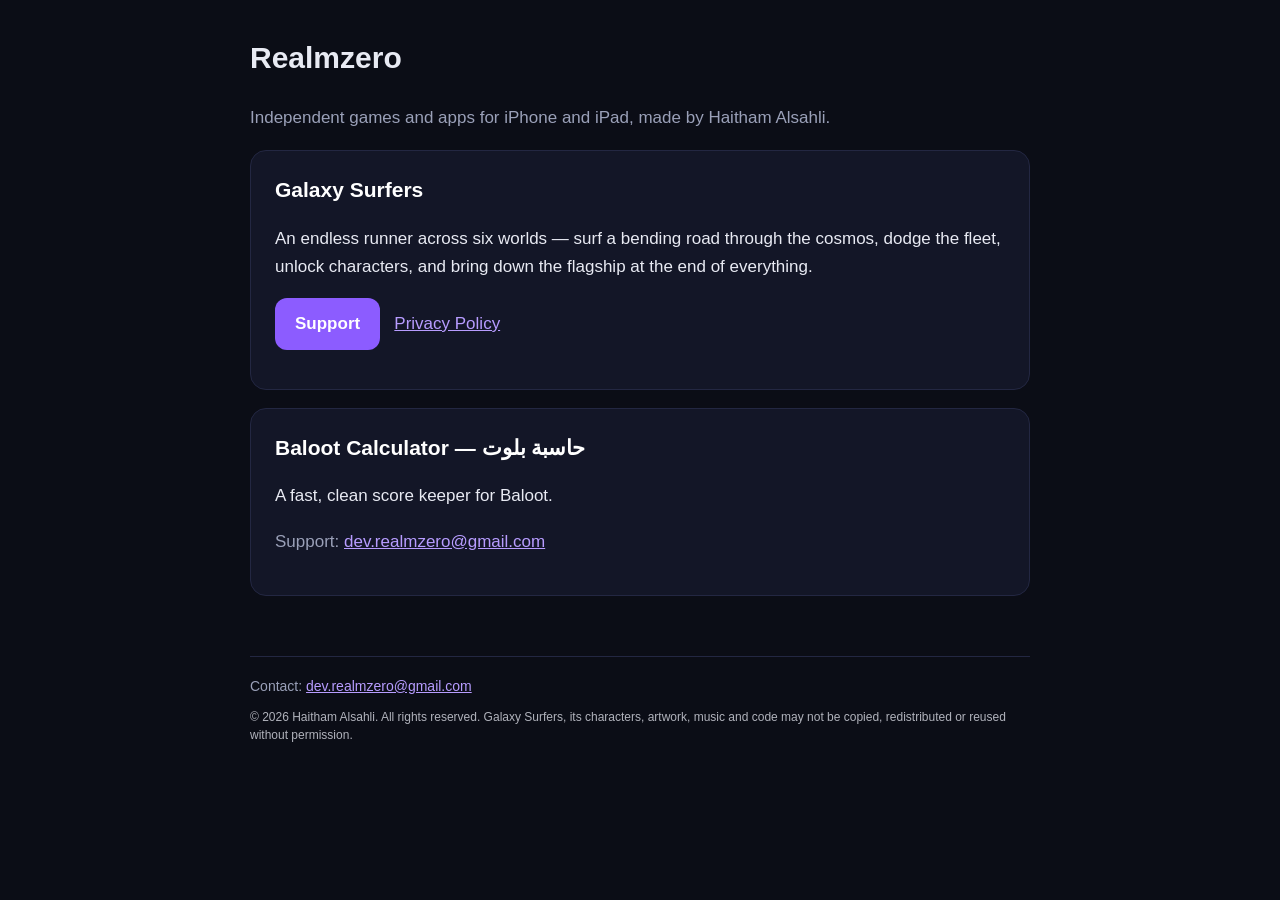
<file: index.html>
<!doctype html><html lang="en"><head><meta charset="utf-8"><meta name="viewport" content="width=device-width,initial-scale=1">
<title>Realmzero — Games & Apps</title><link rel="stylesheet" href="style.css"></head><body><div class="wrap">
<header><h1>Realmzero</h1></header>
<p class="mute">Independent games and apps for iPhone and iPad, made by Haitham Alsahli.</p>
<div class="card"><h2 style="margin-top:0">Galaxy Surfers</h2>
<p>An endless runner across six worlds — surf a bending road through the cosmos, dodge the fleet, unlock characters, and bring down the flagship at the end of everything.</p>
<p><a class="btn" href="galaxy-surfers-support.html">Support</a> &nbsp; <a href="galaxy-surfers-privacy.html">Privacy Policy</a></p></div>
<div class="card"><h2 style="margin-top:0">Baloot Calculator — حاسبة بلوت</h2>
<p>A fast, clean score keeper for Baloot.</p>
<p class="mute">Support: <a href="mailto:dev.realmzero@gmail.com">dev.realmzero@gmail.com</a></p></div>
<footer>Contact: <a href="mailto:dev.realmzero@gmail.com">dev.realmzero@gmail.com</a><p class="legal">© 2026 Haitham Alsahli. All rights reserved. Galaxy Surfers, its characters, artwork, music and code may not be copied, redistributed or reused without permission.</p></footer>
</div></body></html>
</file>
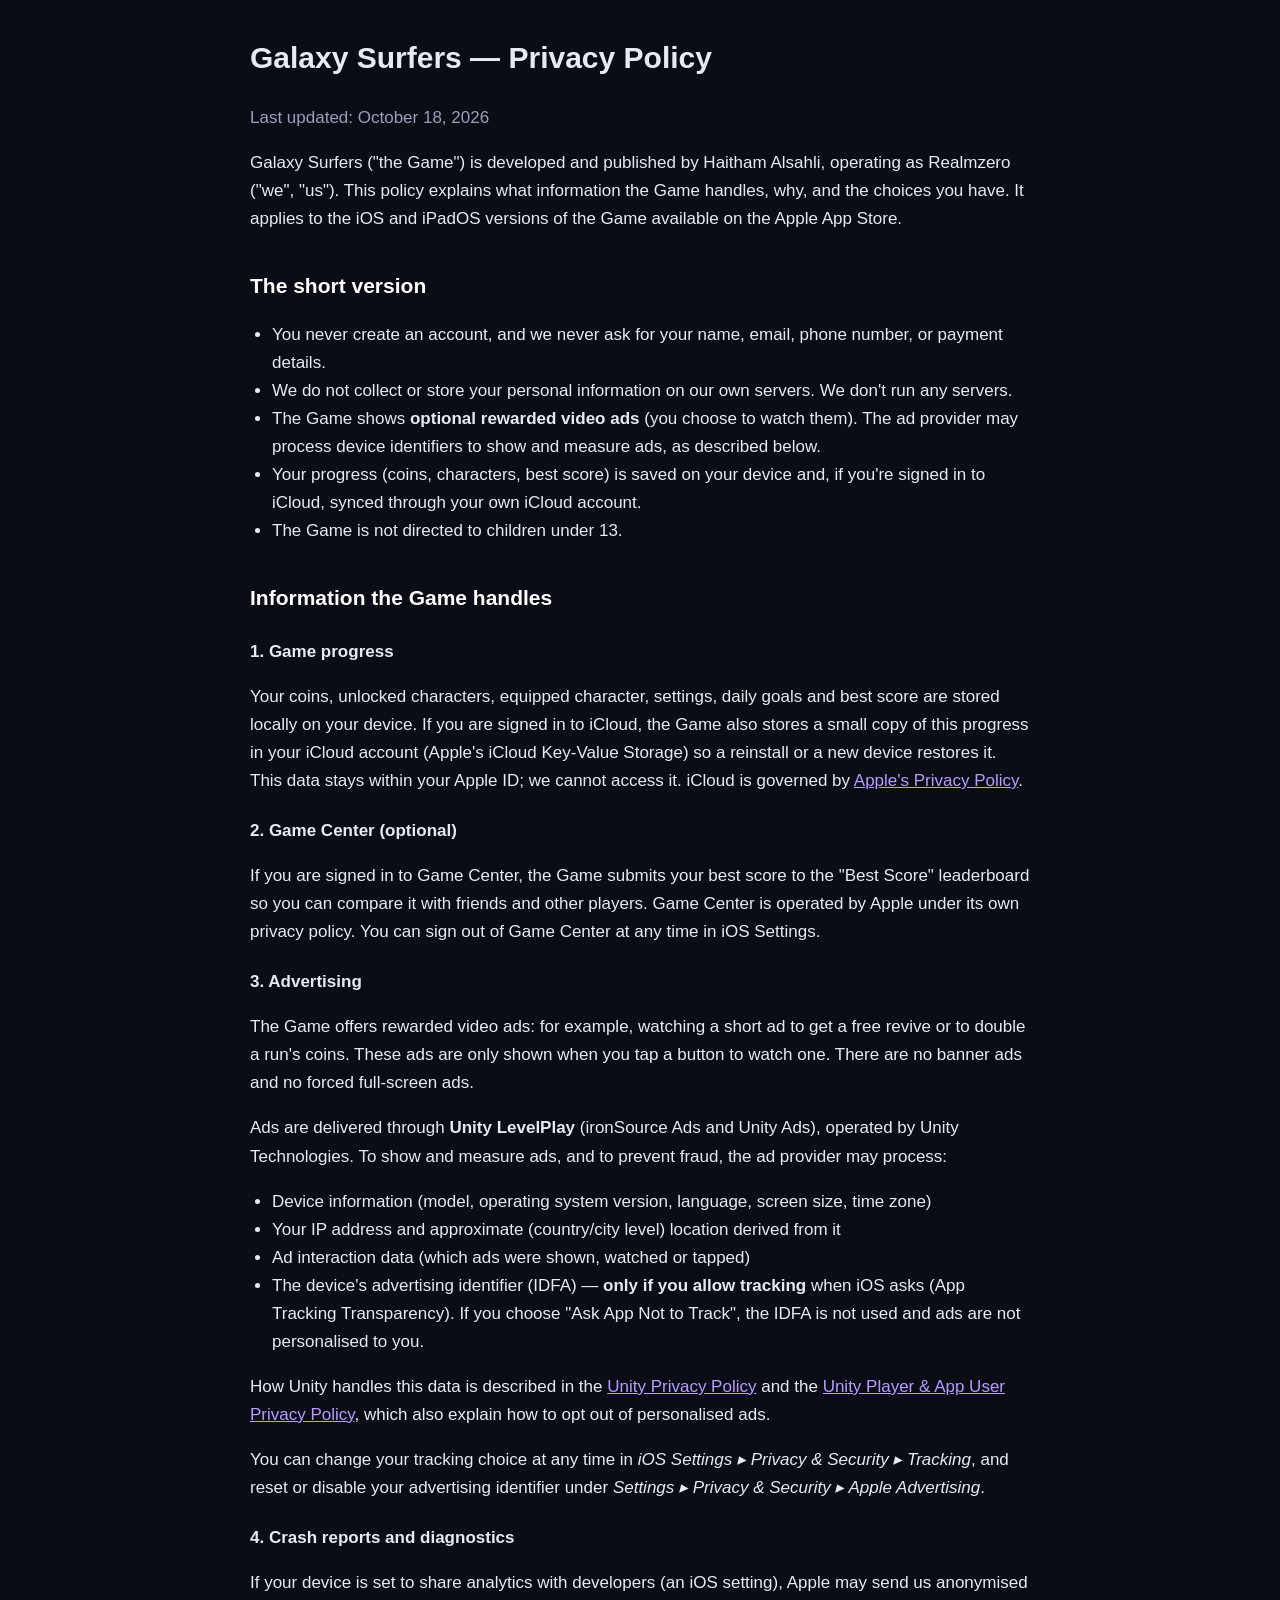
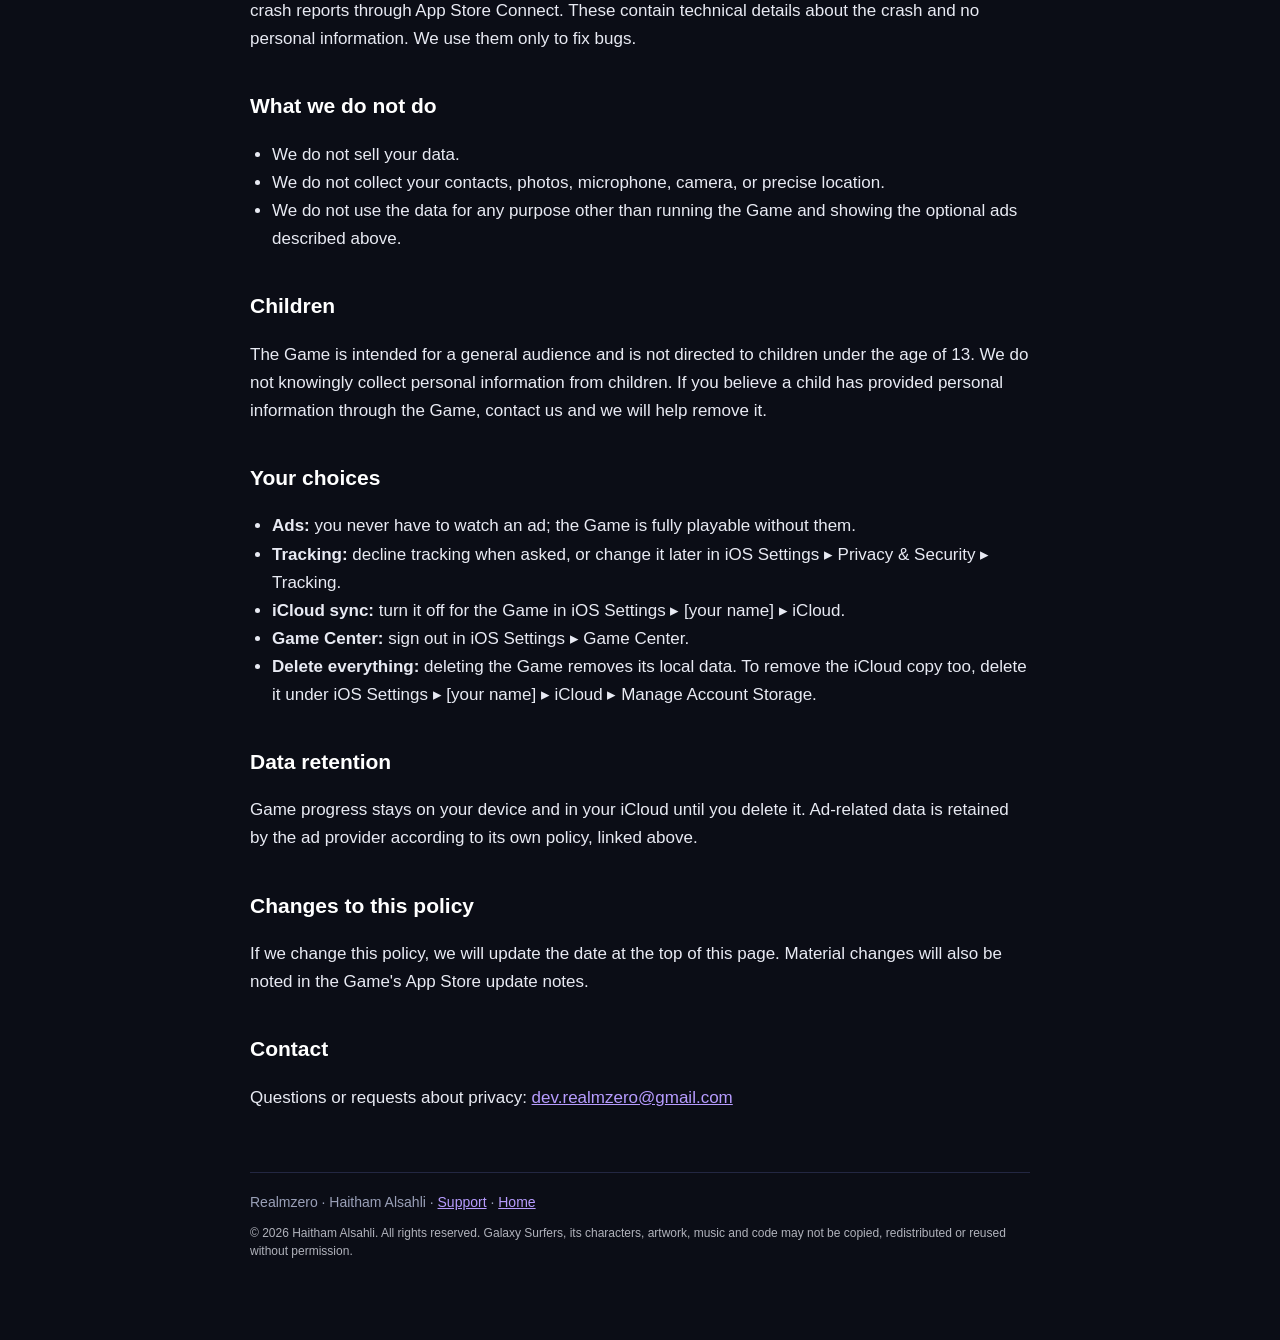
<file: galaxy-surfers-privacy.html>
<!doctype html><html lang="en"><head><meta charset="utf-8"><meta name="viewport" content="width=device-width,initial-scale=1">
<title>Galaxy Surfers — Privacy Policy</title><link rel="stylesheet" href="style.css"></head><body><div class="wrap">
<header><h1>Galaxy Surfers — Privacy Policy</h1></header>
<p class="mute">Last updated: October 18, 2026</p>
<p>Galaxy Surfers ("the Game") is developed and published by Haitham Alsahli, operating as Realmzero ("we", "us"). This policy explains what information the Game handles, why, and the choices you have. It applies to the iOS and iPadOS versions of the Game available on the Apple App Store.</p>

<h2>The short version</h2>
<ul>
<li>You never create an account, and we never ask for your name, email, phone number, or payment details.</li>
<li>We do not collect or store your personal information on our own servers. We don't run any servers.</li>
<li>The Game shows <strong>optional rewarded video ads</strong> (you choose to watch them). The ad provider may process device identifiers to show and measure ads, as described below.</li>
<li>Your progress (coins, characters, best score) is saved on your device and, if you're signed in to iCloud, synced through your own iCloud account.</li>
<li>The Game is not directed to children under 13.</li>
</ul>

<h2>Information the Game handles</h2>
<h3>1. Game progress</h3>
<p>Your coins, unlocked characters, equipped character, settings, daily goals and best score are stored locally on your device. If you are signed in to iCloud, the Game also stores a small copy of this progress in your iCloud account (Apple's iCloud Key-Value Storage) so a reinstall or a new device restores it. This data stays within your Apple ID; we cannot access it. iCloud is governed by <a href="https://www.apple.com/legal/privacy/">Apple's Privacy Policy</a>.</p>

<h3>2. Game Center (optional)</h3>
<p>If you are signed in to Game Center, the Game submits your best score to the "Best Score" leaderboard so you can compare it with friends and other players. Game Center is operated by Apple under its own privacy policy. You can sign out of Game Center at any time in iOS Settings.</p>

<h3>3. Advertising</h3>
<p>The Game offers rewarded video ads: for example, watching a short ad to get a free revive or to double a run's coins. These ads are only shown when you tap a button to watch one. There are no banner ads and no forced full-screen ads.</p>
<p>Ads are delivered through <strong>Unity LevelPlay</strong> (ironSource Ads and Unity Ads), operated by Unity Technologies. To show and measure ads, and to prevent fraud, the ad provider may process:</p>
<ul>
<li>Device information (model, operating system version, language, screen size, time zone)</li>
<li>Your IP address and approximate (country/city level) location derived from it</li>
<li>Ad interaction data (which ads were shown, watched or tapped)</li>
<li>The device's advertising identifier (IDFA) — <strong>only if you allow tracking</strong> when iOS asks (App Tracking Transparency). If you choose "Ask App Not to Track", the IDFA is not used and ads are not personalised to you.</li>
</ul>
<p>How Unity handles this data is described in the <a href="https://unity.com/legal/privacy-policy">Unity Privacy Policy</a> and the <a href="https://unity.com/legal/game-player-and-app-user-privacy-policy">Unity Player & App User Privacy Policy</a>, which also explain how to opt out of personalised ads.</p>
<p>You can change your tracking choice at any time in <em>iOS Settings ▸ Privacy &amp; Security ▸ Tracking</em>, and reset or disable your advertising identifier under <em>Settings ▸ Privacy &amp; Security ▸ Apple Advertising</em>.</p>

<h3>4. Crash reports and diagnostics</h3>
<p>If your device is set to share analytics with developers (an iOS setting), Apple may send us anonymised crash reports through App Store Connect. These contain technical details about the crash and no personal information. We use them only to fix bugs.</p>

<h2>What we do not do</h2>
<ul>
<li>We do not sell your data.</li>
<li>We do not collect your contacts, photos, microphone, camera, or precise location.</li>
<li>We do not use the data for any purpose other than running the Game and showing the optional ads described above.</li>
</ul>

<h2>Children</h2>
<p>The Game is intended for a general audience and is not directed to children under the age of 13. We do not knowingly collect personal information from children. If you believe a child has provided personal information through the Game, contact us and we will help remove it.</p>

<h2>Your choices</h2>
<ul>
<li><strong>Ads:</strong> you never have to watch an ad; the Game is fully playable without them.</li>
<li><strong>Tracking:</strong> decline tracking when asked, or change it later in iOS Settings ▸ Privacy &amp; Security ▸ Tracking.</li>
<li><strong>iCloud sync:</strong> turn it off for the Game in iOS Settings ▸ [your name] ▸ iCloud.</li>
<li><strong>Game Center:</strong> sign out in iOS Settings ▸ Game Center.</li>
<li><strong>Delete everything:</strong> deleting the Game removes its local data. To remove the iCloud copy too, delete it under iOS Settings ▸ [your name] ▸ iCloud ▸ Manage Account Storage.</li>
</ul>

<h2>Data retention</h2>
<p>Game progress stays on your device and in your iCloud until you delete it. Ad-related data is retained by the ad provider according to its own policy, linked above.</p>

<h2>Changes to this policy</h2>
<p>If we change this policy, we will update the date at the top of this page. Material changes will also be noted in the Game's App Store update notes.</p>

<h2>Contact</h2>
<p>Questions or requests about privacy: <a href="mailto:dev.realmzero@gmail.com">dev.realmzero@gmail.com</a></p>
<footer>Realmzero · Haitham Alsahli · <a href="galaxy-surfers-support.html">Support</a> · <a href="index.html">Home</a><p class="legal">© 2026 Haitham Alsahli. All rights reserved. Galaxy Surfers, its characters, artwork, music and code may not be copied, redistributed or reused without permission.</p></footer>
</div></body></html>
</file>
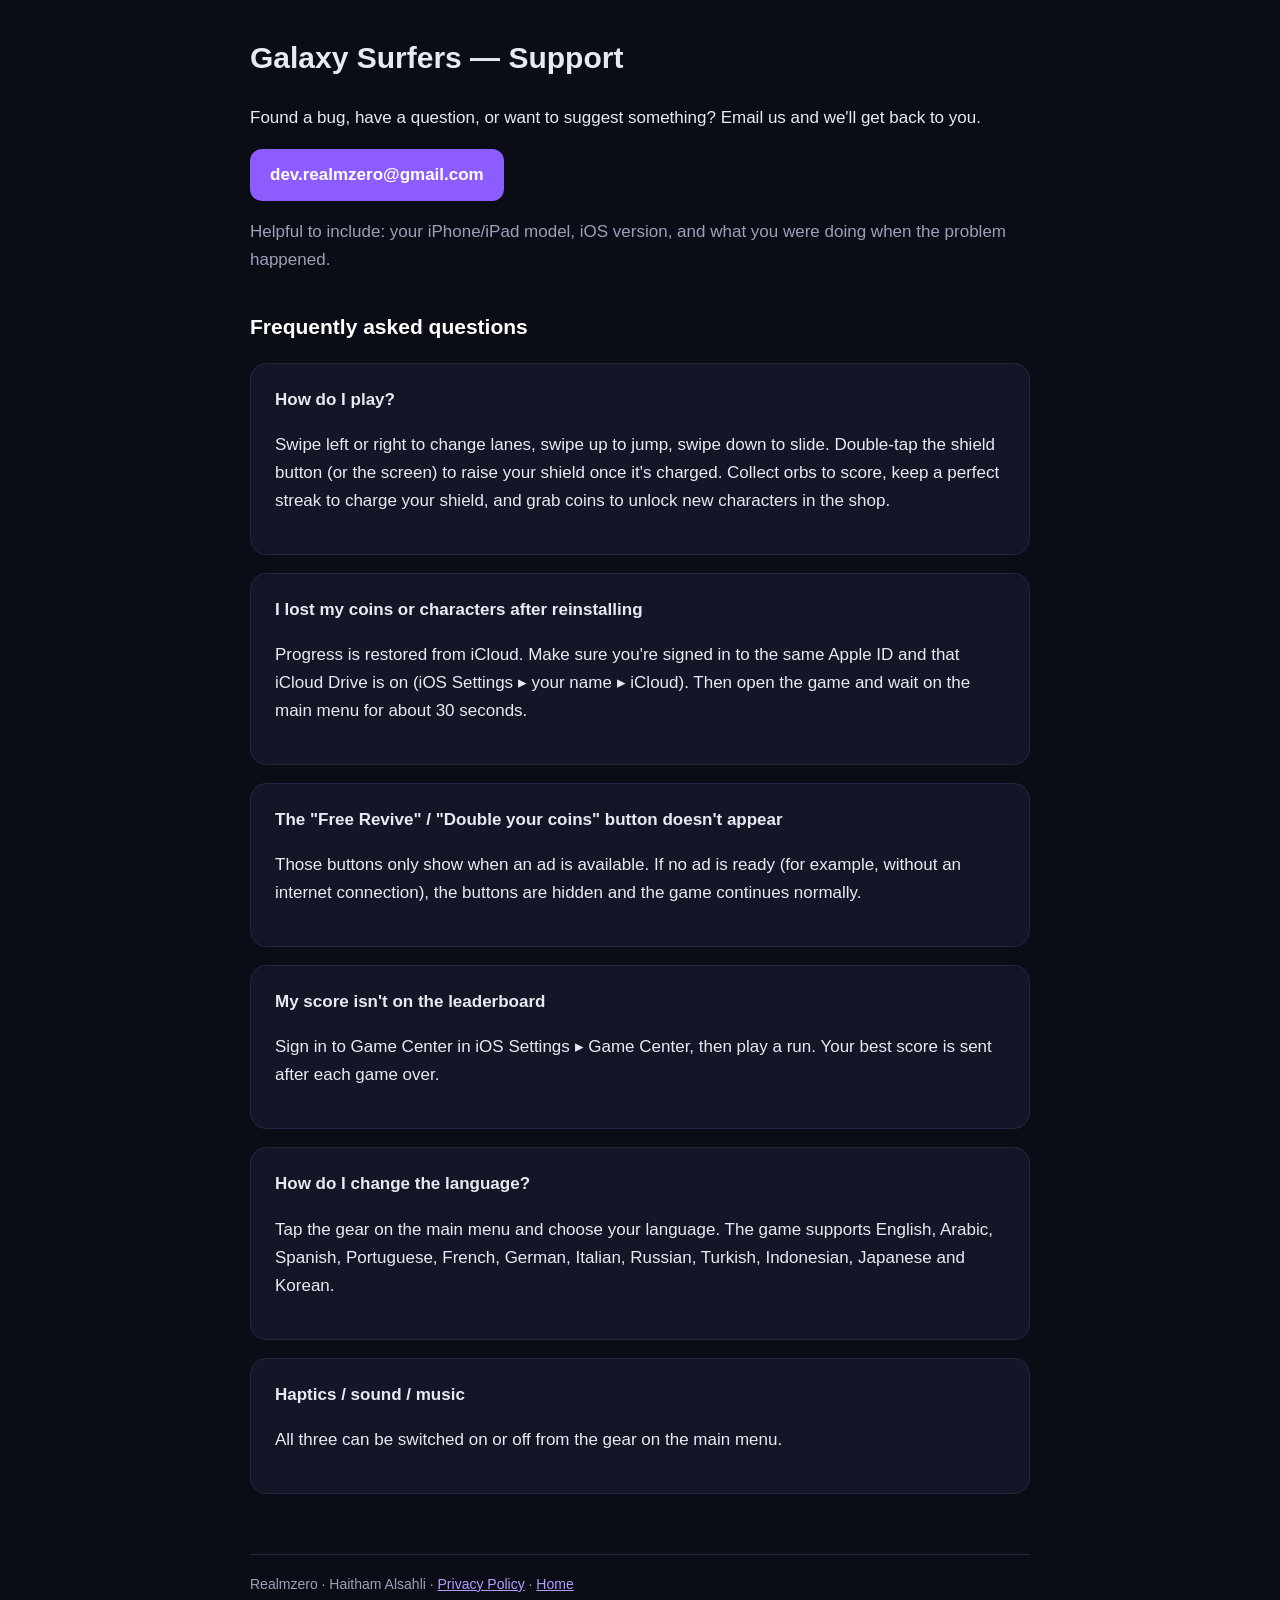
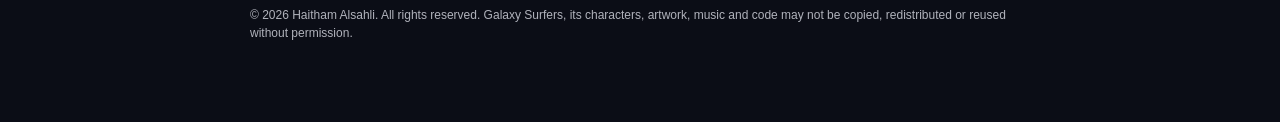
<file: galaxy-surfers-support.html>
<!doctype html><html lang="en"><head><meta charset="utf-8"><meta name="viewport" content="width=device-width,initial-scale=1">
<title>Galaxy Surfers — Support</title><link rel="stylesheet" href="style.css"></head><body><div class="wrap">
<header><h1>Galaxy Surfers — Support</h1></header>
<p>Found a bug, have a question, or want to suggest something? Email us and we'll get back to you.</p>
<p><a class="btn" href="mailto:dev.realmzero@gmail.com?subject=Galaxy%20Surfers">dev.realmzero@gmail.com</a></p>
<p class="mute">Helpful to include: your iPhone/iPad model, iOS version, and what you were doing when the problem happened.</p>

<h2>Frequently asked questions</h2>
<div class="card"><h3 style="margin-top:0">How do I play?</h3>
<p>Swipe left or right to change lanes, swipe up to jump, swipe down to slide. Double-tap the shield button (or the screen) to raise your shield once it's charged. Collect orbs to score, keep a perfect streak to charge your shield, and grab coins to unlock new characters in the shop.</p></div>
<div class="card"><h3 style="margin-top:0">I lost my coins or characters after reinstalling</h3>
<p>Progress is restored from iCloud. Make sure you're signed in to the same Apple ID and that iCloud Drive is on (iOS Settings ▸ your name ▸ iCloud). Then open the game and wait on the main menu for about 30 seconds.</p></div>
<div class="card"><h3 style="margin-top:0">The "Free Revive" / "Double your coins" button doesn't appear</h3>
<p>Those buttons only show when an ad is available. If no ad is ready (for example, without an internet connection), the buttons are hidden and the game continues normally.</p></div>
<div class="card"><h3 style="margin-top:0">My score isn't on the leaderboard</h3>
<p>Sign in to Game Center in iOS Settings ▸ Game Center, then play a run. Your best score is sent after each game over.</p></div>
<div class="card"><h3 style="margin-top:0">How do I change the language?</h3>
<p>Tap the gear on the main menu and choose your language. The game supports English, Arabic, Spanish, Portuguese, French, German, Italian, Russian, Turkish, Indonesian, Japanese and Korean.</p></div>
<div class="card"><h3 style="margin-top:0">Haptics / sound / music</h3>
<p>All three can be switched on or off from the gear on the main menu.</p></div>

<footer>Realmzero · Haitham Alsahli · <a href="galaxy-surfers-privacy.html">Privacy Policy</a> · <a href="index.html">Home</a><p class="legal">© 2026 Haitham Alsahli. All rights reserved. Galaxy Surfers, its characters, artwork, music and code may not be copied, redistributed or reused without permission.</p></footer>
</div></body></html>
</file>
<file: style.css>
:root{--bg:#0b0d16;--card:#131627;--ink:#e8eaf3;--mute:#9aa0b8;--accent:#8c5cff;--accent2:#ff3d5a}
*{box-sizing:border-box}body{margin:0;background:var(--bg);color:var(--ink);font:17px/1.65 -apple-system,BlinkMacSystemFont,"Segoe UI",Roboto,Helvetica,Arial,sans-serif}
.wrap{max-width:820px;margin:0 auto;padding:40px 20px 80px}
header{display:flex;align-items:center;gap:14px;margin-bottom:28px}header img{width:56px;height:56px;border-radius:14px}
h1{font-size:30px;margin:0;line-height:1.2}h2{font-size:21px;margin:36px 0 10px;color:#fff}h3{font-size:17px;margin:22px 0 6px}
p,li{color:var(--ink)}.mute{color:var(--mute)}a{color:#b79cff}
.card{background:var(--card);border:1px solid #232742;border-radius:16px;padding:22px 24px;margin:18px 0}
.btn{display:inline-block;background:var(--accent);color:#fff;text-decoration:none;padding:12px 20px;border-radius:12px;font-weight:600}
footer{margin-top:60px;color:var(--mute);font-size:14px;border-top:1px solid #232742;padding-top:18px}
footer .legal{margin:10px 0 0;font-size:12px;line-height:1.5;opacity:.75}
ul{padding-left:22px}code{background:#1b1f33;padding:2px 6px;border-radius:6px}
</file>
